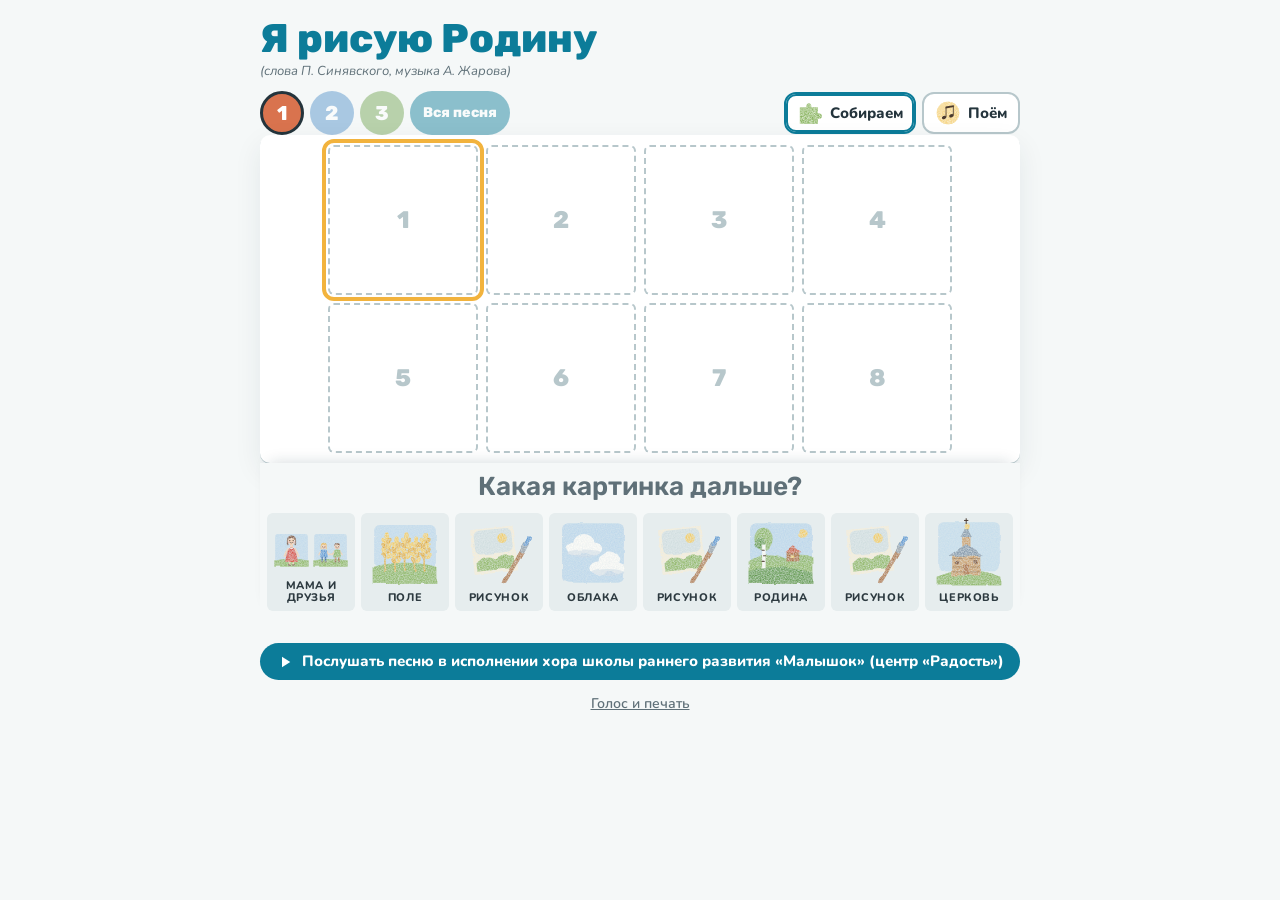
<file: index.html>
<!doctype html>
<html lang="ru">
<head>
<meta charset="utf-8">
<meta name="viewport" content="width=device-width, initial-scale=1, viewport-fit=cover">
<title>Песня в картинках</title>
<link rel="icon" href="images/drawing.svg" type="image/svg+xml">
<link rel="preconnect" href="https://fonts.googleapis.com">
<link rel="preconnect" href="https://fonts.gstatic.com" crossorigin>
<link rel="stylesheet" href="https://fonts.googleapis.com/css2?family=Rubik:wght@600;800&family=Nunito:wght@400;600;700;800&display=swap">
<link rel="stylesheet" href="assets/style.css">
</head>
<body data-stats-manual class="game">
<div class="app">
  <a class="back" id="back" href="pesni.html" hidden>← Все песни</a>
  <header>
    <h1 id="title">Песня в картинках</h1>
    <p id="credits" class="credits" hidden></p>
    <p id="sub" class="sub"></p>
  </header>

  <div id="error" class="error" hidden></div>

  <main id="play" hidden>
    <div class="toolbar">
    <nav id="verses" class="verses" aria-label="Куплет"></nav>
    <nav id="modes" class="modes" aria-label="Что делаем">
      <button class="mode" data-mode="build"><img src="images/puzzle.svg" alt="">Собираем</button>
      <button class="mode" data-mode="sing"><img src="images/notes.svg" alt="">Поём</button>
    </nav>
    </div>
    <section class="sheet" aria-label="Рисунок">
      <div id="grid"></div>
      <div id="confetti"></div>
    </section>
    <section id="ctrl" class="ctrl" aria-live="polite"></section>
  </main>

  <section id="settings" class="panel" hidden>
    <h2>Голос и печать</h2>
    <h3>Голос</h3>
    <select id="voiceSel" aria-label="Голос"></select>
    <div class="rate"><label for="rateIn">Скорость</label><input id="rateIn" type="range" min="0.6" max="1.1" step="0.05"><button class="btn small" id="testVoice">Проверить голос</button></div>
    <h3>Проверить произношение</h3>
    <div class="rate"><input type="text" id="sayIn" aria-label="Текст для проверки" placeholder="Напишите слово или строчку" style="flex:1 1 200px"><button class="btn small" id="sayBtn">Сказать</button></div>
    <h3>Печать</h3>
    <label><input type="checkbox" id="printText"> Печатать вместе со словами</label>
    <div class="row left"><button class="btn small" id="printBtn">Распечатать песню на А4</button><button class="btn small primary" id="closeSettings">Готово</button></div>
  </section>

  <div class="foot" id="foot" hidden>
    <a id="listen" class="listen" href="#" target="_blank" rel="noopener" hidden><svg viewBox="0 0 24 24" aria-hidden="true"><path d="M8 5v14l11-7z" fill="currentColor"/></svg><span></span></a>
    <button class="link" id="openSettings">Голос и печать</button>
  </div>
</div>
<div id="printView"></div>

<script src="assets/stats.js"></script>
<script src="assets/common.js"></script>
<script src="assets/song.js"></script>
</body>
</html>
</file>
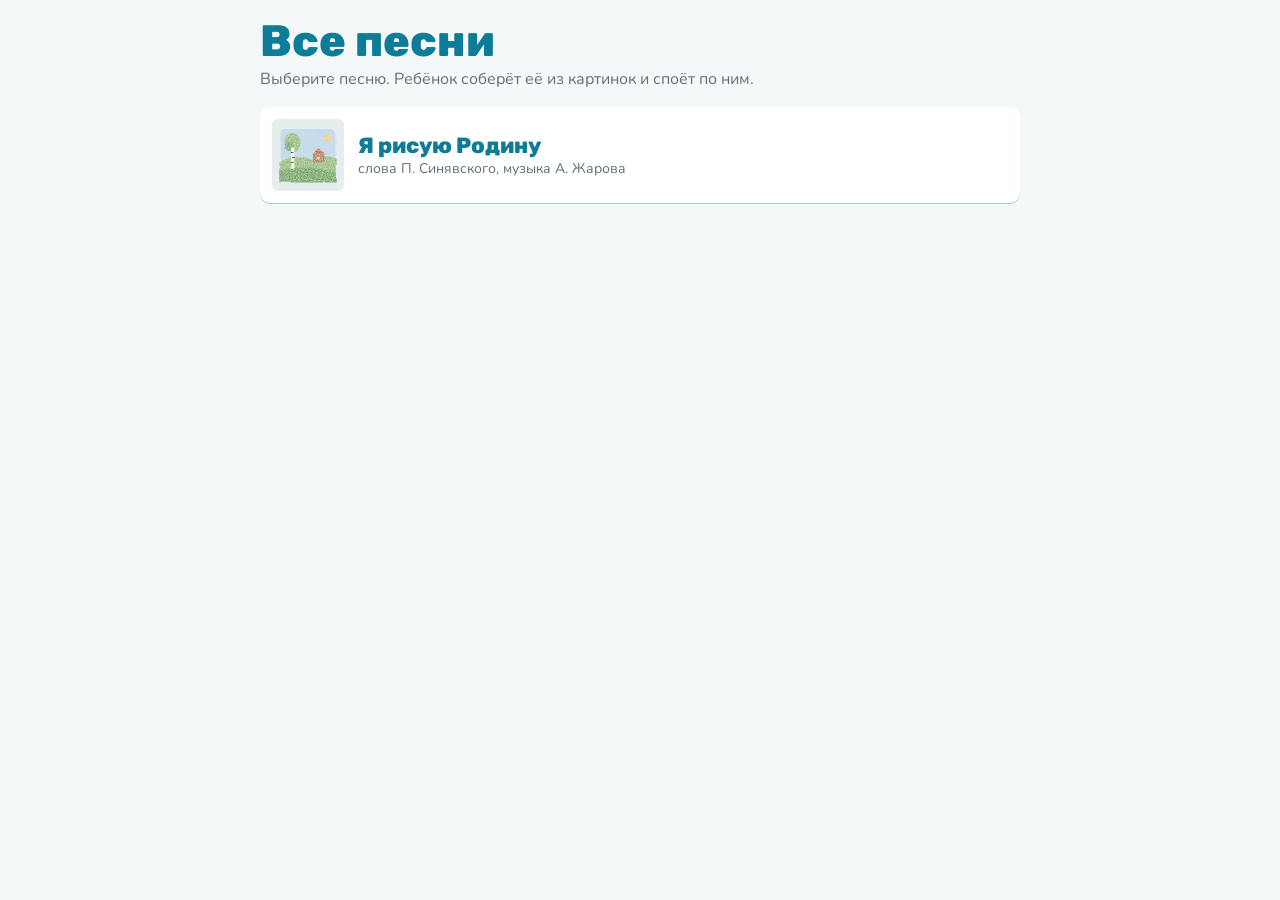
<file: pesni.html>
<!doctype html>
<html lang="ru">
<head>
<meta charset="utf-8">
<meta name="viewport" content="width=device-width, initial-scale=1, viewport-fit=cover">
<title>Песни в картинках</title>
<link rel="icon" href="images/drawing.svg" type="image/svg+xml">
<link rel="preconnect" href="https://fonts.googleapis.com">
<link rel="preconnect" href="https://fonts.gstatic.com" crossorigin>
<link rel="stylesheet" href="https://fonts.googleapis.com/css2?family=Rubik:wght@600;800&family=Nunito:wght@400;600;700;800&display=swap">
<link rel="stylesheet" href="assets/style.css">
</head>
<body>
<div class="app">
  <header>
    <h1>Все песни</h1>
    <p class="sub">Выберите песню. Ребёнок соберёт её из картинок и споёт по ним.</p>
  </header>
  <div id="error" class="error" hidden></div>
  <nav id="songs" class="songs" aria-label="Песни"></nav>
</div>
<script src="assets/stats.js"></script>
<script src="assets/common.js"></script>
<script>
(async () => {
  try{
    await loadPictures();
    const list = await getJSON('songs/index.json');
    $('#songs').innerHTML = list.map(s => `<a class="song-card" href="song.html?song=${encodeURIComponent(s.id)}">
      <span class="thumb"><img src="${esc(picSrc(s.cover||'drawing'))}" alt=""></span>
      <span><b>${esc(s.title)}</b>${s.credits?`<span>${esc(s.credits)}</span>`:''}</span></a>`).join('');
  }catch(err){
    const e=$('#error'); e.hidden=false;
    e.innerHTML=`<b>Список песен не открылся.</b><br>${esc(err.message)}<br>Если вы открыли файл прямо с компьютера, запустите сайт через GitHub Pages или локальный сервер (см. README).`;
  }
})();
</script>
</body>
</html>
</file>
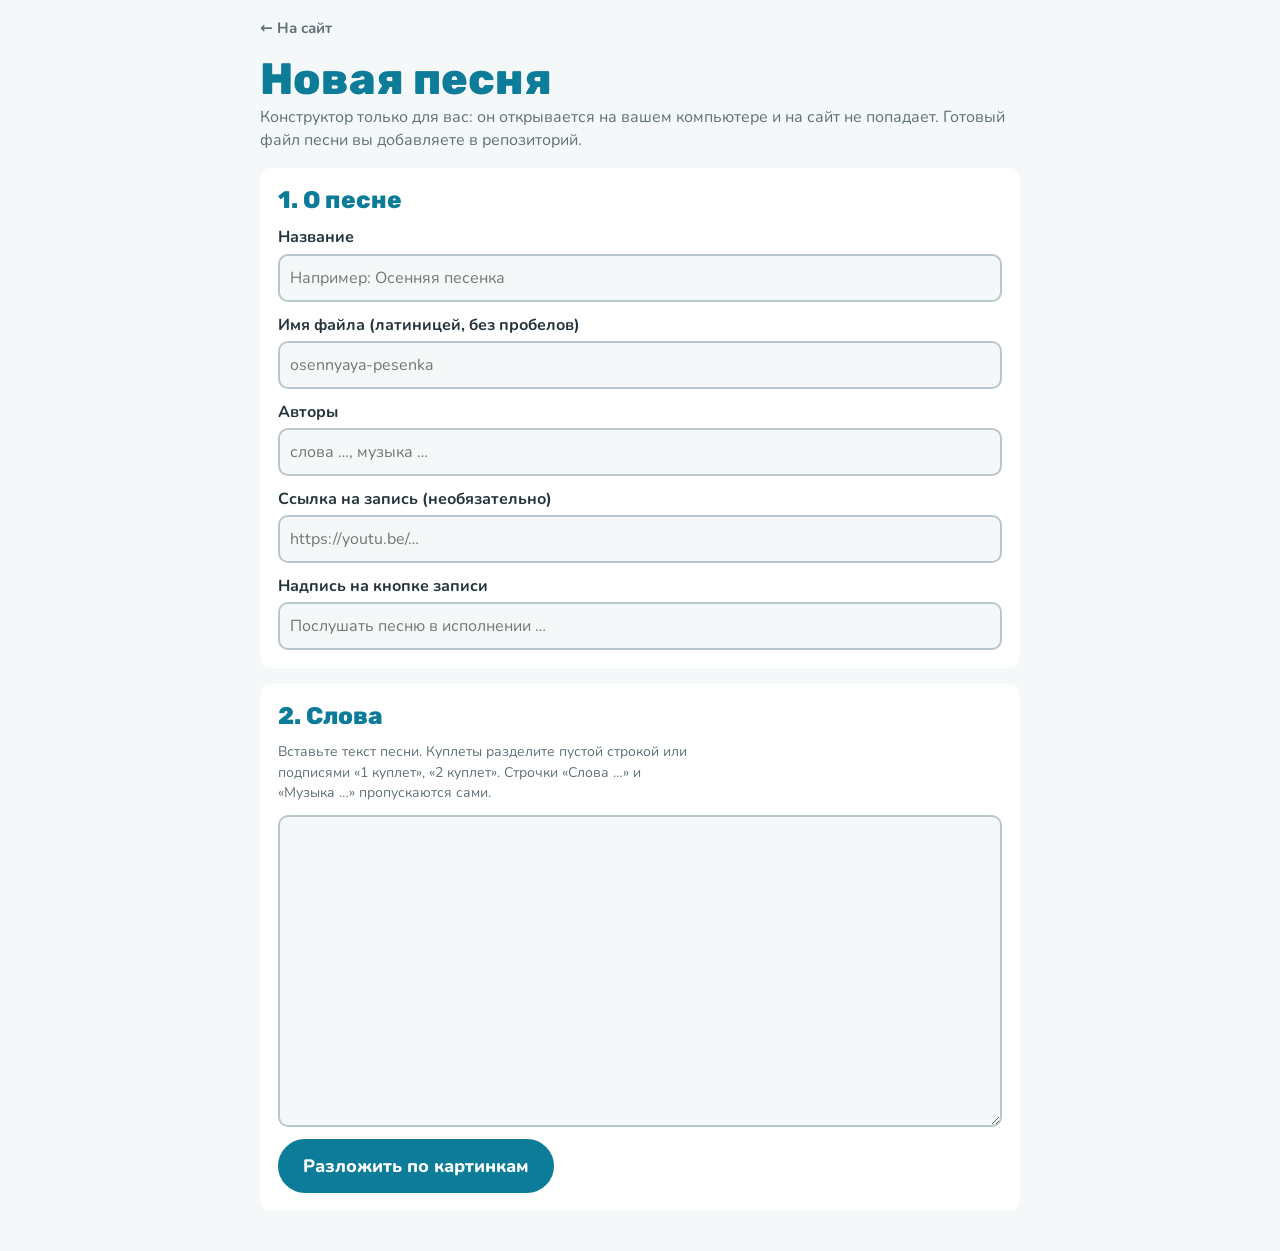
<file: _tools/konstruktor.html>
<!doctype html>
<html lang="ru">
<head>
<meta charset="utf-8">
<base href="../">
<meta name="viewport" content="width=device-width, initial-scale=1, viewport-fit=cover">
<title>Новая песня</title>
<link rel="icon" href="images/drawing.svg" type="image/svg+xml">
<link rel="preconnect" href="https://fonts.googleapis.com">
<link rel="preconnect" href="https://fonts.gstatic.com" crossorigin>
<link rel="stylesheet" href="https://fonts.googleapis.com/css2?family=Rubik:wght@600;800&family=Nunito:wght@400;600;700;800&display=swap">
<link rel="stylesheet" href="assets/style.css">
</head>
<body>
<div class="app">
  <a class="back" href="index.html">← На сайт</a>
  <header>
    <h1>Новая песня</h1>
    <p class="sub">Конструктор только для вас: он открывается на вашем компьютере и на сайт не попадает. Готовый файл песни вы добавляете в репозиторий.</p>
  </header>

  <section class="panel">
    <h2>1. О песне</h2>
    <div class="field"><label for="fTitle">Название</label><input type="text" id="fTitle" placeholder="Например: Осенняя песенка"></div>
    <div class="field"><label for="fId">Имя файла (латиницей, без пробелов)</label><input type="text" id="fId" placeholder="osennyaya-pesenka"></div>
    <div class="field"><label for="fCredits">Авторы</label><input type="text" id="fCredits" placeholder="слова …, музыка …"></div>
    <div class="field"><label for="fUrl">Ссылка на запись (необязательно)</label><input type="url" id="fUrl" placeholder="https://youtu.be/…"></div>
    <div class="field"><label for="fListen">Надпись на кнопке записи</label><input type="text" id="fListen" placeholder="Послушать песню в исполнении …"></div>
  </section>

  <section class="panel">
    <h2>2. Слова</h2>
    <p class="tip">Вставьте текст песни. Куплеты разделите пустой строкой или подписями «1 куплет», «2 куплет». Строчки «Слова …» и «Музыка …» пропускаются сами.</p>
    <textarea id="fText" rows="12"></textarea>
    <div class="row left"><button class="btn primary" id="parseBtn">Разложить по картинкам</button></div>
  </section>

  <section class="panel" id="linesPanel" hidden>
    <h2>3. Картинки к строчкам</h2>
    <p class="tip">Нажмите на картинку слева от строчки, чтобы выбрать другую (можно одну или две). Своя картинка: положите файл в папку <code>images</code> и впишите его путь, например <code>images/kot.png</code>. Подпись под картинкой можно поменять.</p>
    <div id="lines"></div>
  </section>

  <section class="panel" id="outPanel" hidden>
    <h2>4. Готово</h2>
    <div class="row left"><button class="btn primary" id="previewBtn">Посмотреть, как получится</button></div>
    <h3>Файл песни</h3>
    <p class="tip" id="fileHint"></p>
    <textarea class="code" id="outSong" readonly></textarea>
    <div class="row left"><button class="btn small" data-copy="outSong">Скопировать</button></div>
    <h3>Строчка для списка песен</h3>
    <p class="tip">Добавьте её в файл <code>songs/index.json</code> внутрь квадратных скобок, через запятую после других песен.</p>
    <textarea class="code" id="outIndex" readonly style="min-height:90px"></textarea>
    <div class="row left"><button class="btn small" data-copy="outIndex">Скопировать</button></div>
  </section>
</div>

<script src="assets/common.js"></script>
<script src="assets/make.js"></script>
</body>
</html>
</file>
<file: assets/style.css>
/* Песни в картинках — общие стили.
   Цвета заданы переменными: чтобы сменить оттенок, поменяйте значения в :root. */
:root{
  --bg:#F5F8F8; --sheet:#FFFFFF; --card:#E6EDEE; --ink:#24343C; --muted:#5F7078; --slot:#B7C7CB;
  --teal:#0C7C99; --teal-ink:#FFFFFF; --hl:#F2B33D; --ok:#5E9E45; --card-ink:#2D3A40;
  --f-display:"Rubik","Arial Rounded MT Bold","Segoe UI",sans-serif;
  --f-body:"Nunito","Segoe UI",system-ui,sans-serif;
  color-scheme:light;
}
@media (prefers-color-scheme: dark){:root{
  --bg:#12202A; --sheet:#1B2C37; --card:#E1E9EA; --ink:#E6EEF2; --muted:#9FB2BB; --slot:#3C5361;
  --teal:#4DB4CF; --teal-ink:#0C1B22; color-scheme:dark}}
*{box-sizing:border-box}
[hidden]{display:none!important}
html,body{margin:0;background:var(--bg);color:var(--ink)}
body{font-family:var(--f-body);font-size:16px;line-height:1.45;
  padding:max(18px,env(safe-area-inset-top,0px)) max(16px,env(safe-area-inset-right,0px)) 40px max(16px,env(safe-area-inset-left,0px))}
img{max-width:100%}
.app{max-width:760px;margin:0 auto;display:flex;flex-direction:column;gap:16px}
h1{font:800 clamp(30px,7vw,44px)/1.05 var(--f-display);color:var(--teal);margin:0;text-wrap:balance}
.credits{margin:4px 0 0;color:var(--muted);font-size:15px;font-style:italic}
.sub{margin:4px 0 0;color:var(--muted)}
.back{color:var(--muted);font-weight:700;text-decoration:none;font-size:15px}
.back:hover{text-decoration:underline}
.listen{display:inline-flex;align-items:center;gap:8px;max-width:100%;margin-top:10px;padding:9px 16px;border-radius:999px;background:var(--teal);color:var(--teal-ink);font:800 15px/1.25 var(--f-body);text-decoration:none}
.listen svg{width:18px;height:18px;flex:0 0 18px}
.verses{display:flex;gap:10px;flex-wrap:wrap}
.vbtn{min-width:58px;height:58px;border-radius:29px;border:3px solid transparent;font:800 26px var(--f-display);color:#fff;cursor:pointer;padding:0 14px}
.vbtn.all{font-size:18px;background:#0C7C99}
.vbtn[aria-pressed="false"]{opacity:.45}
.vbtn[aria-pressed="true"]{border-color:var(--ink)}
.modes{display:grid;grid-template-columns:1fr 1fr;gap:10px}
.mode{display:flex;align-items:center;justify-content:center;gap:10px;padding:10px;border-radius:14px;border:2px solid var(--slot);background:var(--sheet);color:var(--ink);font:800 18px var(--f-body);cursor:pointer}
.mode img{width:40px;height:40px}
.mode[aria-pressed="true"]{border-color:var(--teal);box-shadow:inset 0 0 0 2px var(--teal)}
.sheet{position:relative;overflow:hidden;background:var(--sheet);border-radius:10px;padding:14px;box-shadow:0 1px 0 var(--slot),0 10px 28px rgba(15,50,60,.08)}
.vh{font:800 15px var(--f-body);letter-spacing:.08em;text-transform:uppercase;color:var(--muted);margin:14px 0 8px}
.vh:first-child{margin-top:0}
.grid{display:grid;grid-template-columns:repeat(4,minmax(0,1fr));gap:10px}
.tile{position:relative;aspect-ratio:1;border-radius:6px;border:2px dashed var(--slot);background:transparent;display:flex;flex-direction:column;align-items:center;justify-content:center;padding:0;color:var(--ink);font:inherit}
.tile.on{border:2px solid transparent;background:var(--card);justify-content:space-between}
.tile.cur{outline:4px solid var(--hl);outline-offset:2px}
.tile.cur.on{animation:bob 1.6s ease-in-out infinite}
.slot{font:800 24px var(--f-display);color:var(--slot)}
.pics{display:flex;align-items:center;justify-content:center;gap:2%;width:90%;height:74%;margin-top:4%}
.pics img{flex:1 1 0;min-width:0;max-height:100%;object-fit:contain}
.pics.two img{max-height:72%}
.cap{font:800 11px/1.1 var(--f-body);letter-spacing:.06em;text-transform:uppercase;color:var(--card-ink);text-align:center;padding:0 3px 7px}
.mark{position:absolute;top:-7px;right:-7px;width:26px;height:26px;border-radius:50%;background:var(--ok);border:2px solid var(--sheet)}
.mark::after{content:"";position:absolute;left:7px;top:3px;width:6px;height:11px;border:solid #fff;border-width:0 3px 3px 0;transform:rotate(45deg)}
.mark.pop{animation:pop .45s ease-out}
.ctrl{display:flex;flex-direction:column;align-items:center;gap:14px;text-align:center}
.line{font:600 clamp(22px,5.5vw,30px)/1.25 var(--f-display);margin:0;min-height:2.5em;display:flex;align-items:center;justify-content:center;text-wrap:balance}
.line.quiet{color:var(--muted)}
.row{display:flex;flex-wrap:wrap;justify-content:center;gap:10px}
.row.left{justify-content:flex-start}
.btn{font:800 18px var(--f-body);color:var(--teal);background:var(--sheet);border:3px solid var(--teal);border-radius:999px;padding:12px 22px;cursor:pointer;text-decoration:none;display:inline-block}
.btn.primary{background:var(--teal);color:var(--teal-ink)}
.btn.small{font-size:15px;padding:8px 14px;border-width:2px}
.btn:disabled{opacity:.4;cursor:default}
.btn:active{transform:translateY(2px)}
button:focus-visible,a:focus-visible,select:focus-visible,textarea:focus-visible,input:focus-visible{outline:3px solid var(--hl);outline-offset:3px}
.tip{margin:0;color:var(--muted);font-size:14px;max-width:52ch}
.tray{display:flex;flex-wrap:wrap;justify-content:center;gap:10px}
.tt{width:88px;cursor:pointer;border:2px solid var(--slot)}
.tt.hint{outline:4px solid var(--hl);outline-offset:2px}
.tt.no{animation:shake .35s}
.big{font:800 40px/1 var(--f-display);color:var(--teal);margin:0}
#confetti span{position:absolute;top:-12px;width:10px;height:14px;border-radius:40% 60% 50% 50%;opacity:.85;animation:fall 1.6s ease-in forwards;pointer-events:none}
.panel{display:flex;flex-direction:column;gap:12px;background:var(--sheet);border-radius:10px;padding:18px}
.panel h2{font:800 24px var(--f-display);color:var(--teal);margin:0}
.panel h3{font:800 13px var(--f-body);letter-spacing:.08em;text-transform:uppercase;color:var(--muted);margin:8px 0 0}
.panel p{margin:0}
label{font-weight:700}
input[type=text],input[type=url],textarea,select{width:100%;font:16px/1.5 var(--f-body);color:var(--ink);background:var(--bg);border:2px solid var(--slot);border-radius:10px;padding:10px}
.field{display:flex;flex-direction:column;gap:4px}
.rate{display:flex;align-items:center;gap:10px;flex-wrap:wrap}
.foot{display:flex;flex-wrap:wrap;justify-content:center;gap:16px}
.link{background:none;border:0;color:var(--muted);font:600 14px var(--f-body);text-decoration:underline;cursor:pointer;padding:6px}
.error{background:var(--sheet);border:2px solid #D9473C;border-radius:10px;padding:14px}

/* список песен */
.songs{display:grid;gap:12px}
.song-card{display:flex;align-items:center;gap:14px;background:var(--sheet);border-radius:10px;padding:12px;text-decoration:none;color:var(--ink);box-shadow:0 1px 0 var(--slot)}
.song-card .thumb{width:72px;height:72px;flex:0 0 72px;background:var(--card);border-radius:6px;display:flex;align-items:center;justify-content:center}
.song-card .thumb img{width:86%;height:86%}
.song-card b{font:800 22px var(--f-display);color:var(--teal);display:block}
.song-card span{color:var(--muted);font-size:14px}

/* конструктор */
.mline{display:flex;flex-direction:column;gap:6px;padding:8px 0;border-top:1px solid var(--slot)}
.mline-top{display:flex;align-items:center;gap:10px}
.mline-top .chosen{display:flex;gap:4px;flex:0 0 auto}
.mline-top .chosen img{width:48px;height:48px;background:var(--card);border-radius:6px}
.mline-top input{flex:1 1 auto;min-width:0}
.picker{display:grid;grid-template-columns:repeat(auto-fill,minmax(76px,1fr));gap:6px;padding:8px;background:var(--bg);border-radius:10px}
.pk{display:flex;flex-direction:column;align-items:center;gap:2px;background:var(--sheet);border:2px solid transparent;border-radius:8px;padding:4px;font:600 12px var(--f-body);color:var(--ink);cursor:pointer}
.pk img{width:48px;height:48px}
.pk[aria-pressed="true"]{border-color:var(--teal)}
textarea.code{font:13px/1.4 ui-monospace,Menlo,Consolas,monospace;min-height:160px}

@keyframes bob{0%,100%{transform:translateY(0)}50%{transform:translateY(-4px)}}
@keyframes shake{0%,100%{transform:translateX(0)}25%{transform:translateX(-6px)}75%{transform:translateX(6px)}}
@keyframes fall{to{transform:translateY(560px) rotate(500deg);opacity:0}}
@keyframes pop{0%{transform:scale(0)}60%{transform:scale(1.5)}100%{transform:scale(1)}}
@media (max-width:440px){.grid{gap:7px}.sheet{padding:9px}.tt{width:74px}.btn{padding:11px 16px;font-size:17px}.mode{font-size:16px}.mode img{width:32px;height:32px}}
@media (prefers-reduced-motion:reduce){*{animation:none!important}}

/* печать: лист А4 */
#printView{display:none}
@page{size:A4;margin:10mm}
@media print{
  body{background:#fff;padding:0}
  .app{display:none}
  #printView{display:block;color:#24343C;font-family:var(--f-body)}
  #printView h1{font-size:26pt;margin:0 0 1mm;color:#0C7C99}
  .pv-cr{margin:0 0 1.5mm;color:#5F7078;font-size:10pt;font-style:italic}
  .pv-sub{margin:0 0 4mm;color:#5F7078;font-size:10pt}
  .pv-v{margin-bottom:4mm;break-inside:avoid}
  .pv-h{font:800 10pt var(--f-body);letter-spacing:.1em;text-transform:uppercase;color:#5F7078;margin:0 0 2mm}
  .pv-g{display:grid;grid-template-columns:repeat(4,1fr);gap:3mm}
  .pv-c{background:#E6EDEE;border-radius:2mm;display:flex;flex-direction:column;align-items:center;padding:1.5mm 1mm 2mm;-webkit-print-color-adjust:exact;print-color-adjust:exact;break-inside:avoid}
  .pv-c .pics{height:25.5mm;width:100%;margin:0}
  .pv-c .cap{font-size:9pt;padding:1mm 0 0}
  .pv-t{font-size:9pt;text-align:center;margin-top:1mm;line-height:1.2}
}

/* ---------- игра помещается на один экран ---------- */
body.game{padding-bottom:0}
body.game .app{gap:10px}
body.game h1{font-size:clamp(24px,6vw,40px)}
body.game .credits{font-size:13px;margin-top:2px}
body.game .sub{display:none}
body.game .back{font-size:14px}
.toolbar{display:flex;flex-wrap:wrap;align-items:center;justify-content:space-between;gap:8px}
body.game .verses{gap:6px}
body.game .vbtn{min-width:44px;height:44px;border-radius:22px;font-size:20px;padding:0 10px}
body.game .vbtn.all{font-size:14px}
body.game .modes{display:flex;gap:6px}
body.game .mode{padding:5px 10px;font-size:15px;gap:6px;border-radius:12px}
body.game .mode img{width:28px;height:28px}
body.game .sheet{padding:10px}
body.game .grid{grid-template-columns:repeat(4,var(--t,minmax(0,1fr)));justify-content:center;gap:8px}
body.game .vh{margin:10px 0 6px;font-size:13px}
body.game .cap{font-size:clamp(8px,calc(var(--t,90px)*.115),11px);padding-bottom:5px}
body.game .ctrl{position:sticky;bottom:0;z-index:5;background:var(--bg);gap:8px;
  padding:8px 0 max(10px,env(safe-area-inset-bottom,0px));box-shadow:0 -10px 14px -10px rgba(15,50,60,.18)}
body.game .line{font-size:clamp(18px,4.6vw,26px);min-height:1.3em}
body.game .big{font-size:30px}
body.game .tray{gap:6px}
body.game .tt{width:var(--tt,72px)}
body.game .btn{padding:9px 18px;font-size:16px}
body.game .ctrl .tip{display:none}
body.game .foot{flex-direction:column;align-items:center;gap:8px;padding:12px 0 24px}
body.game .listen{margin-top:0}
</file>
